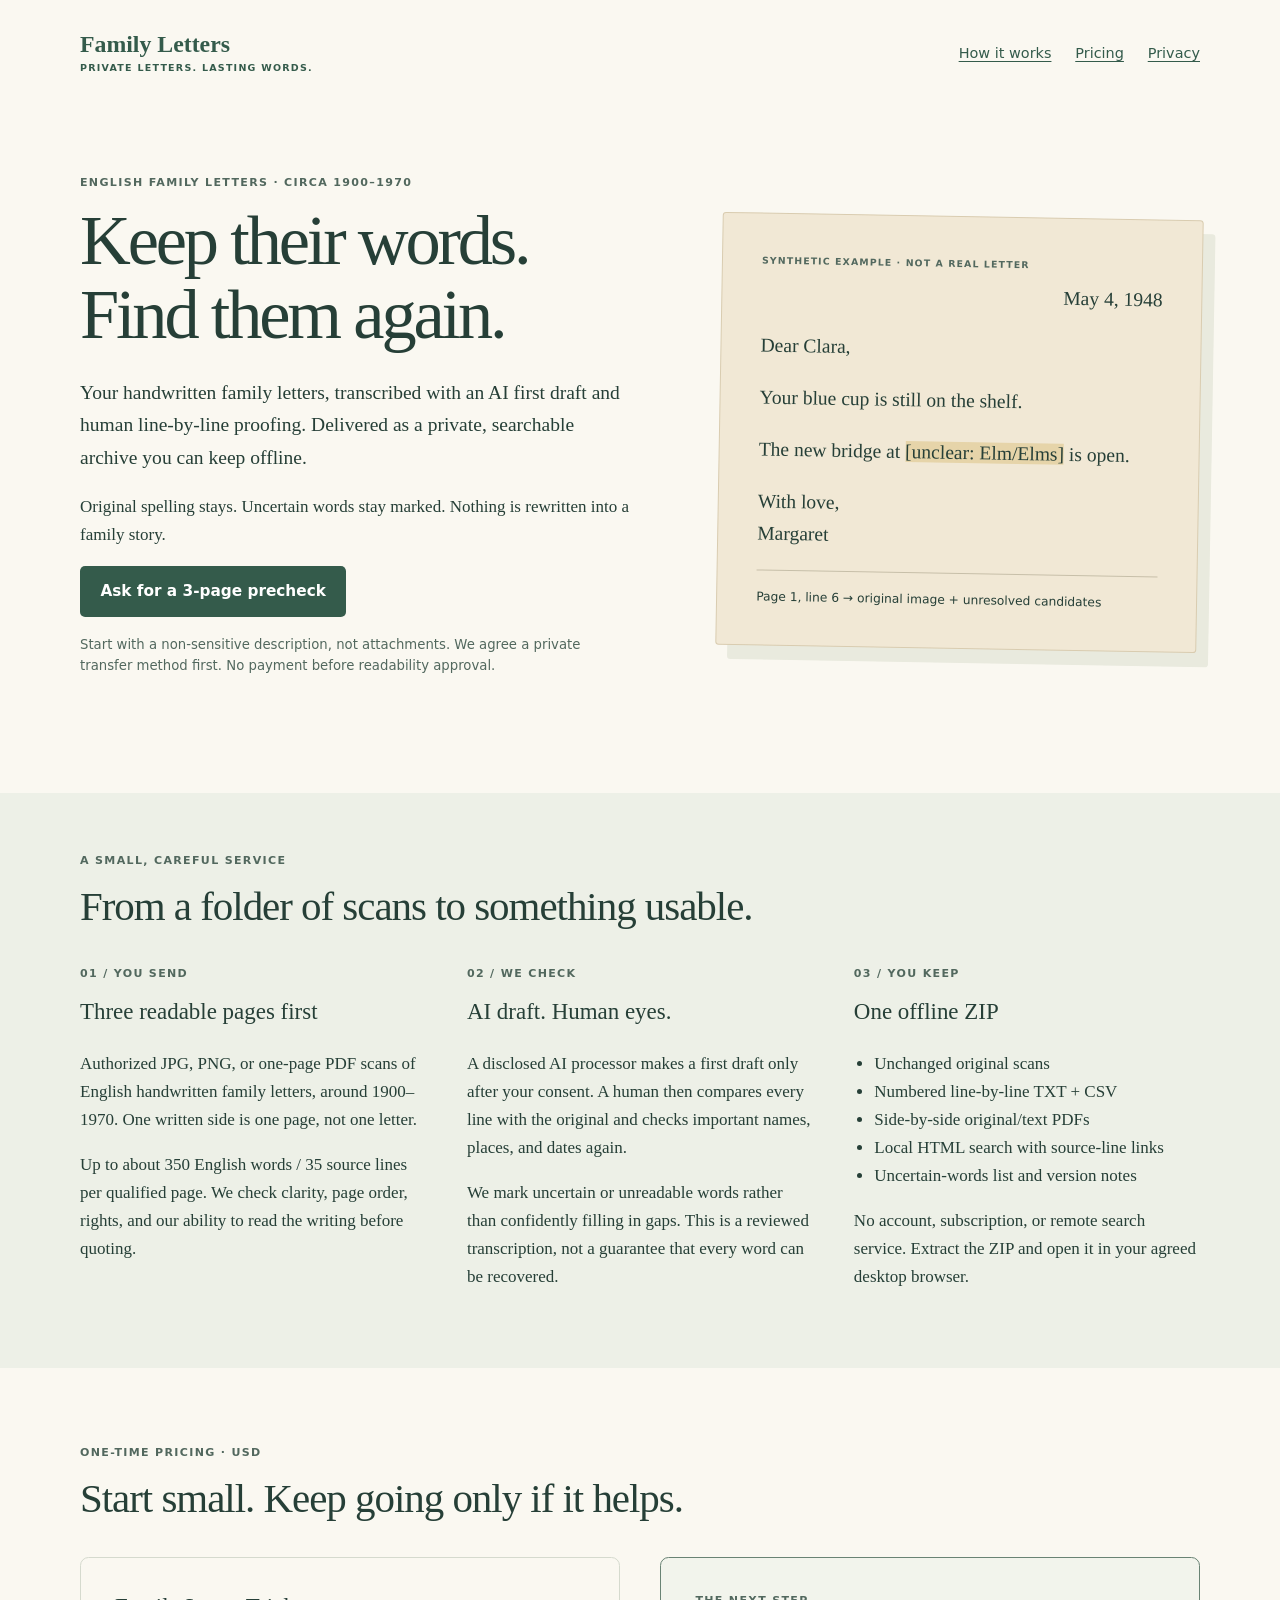
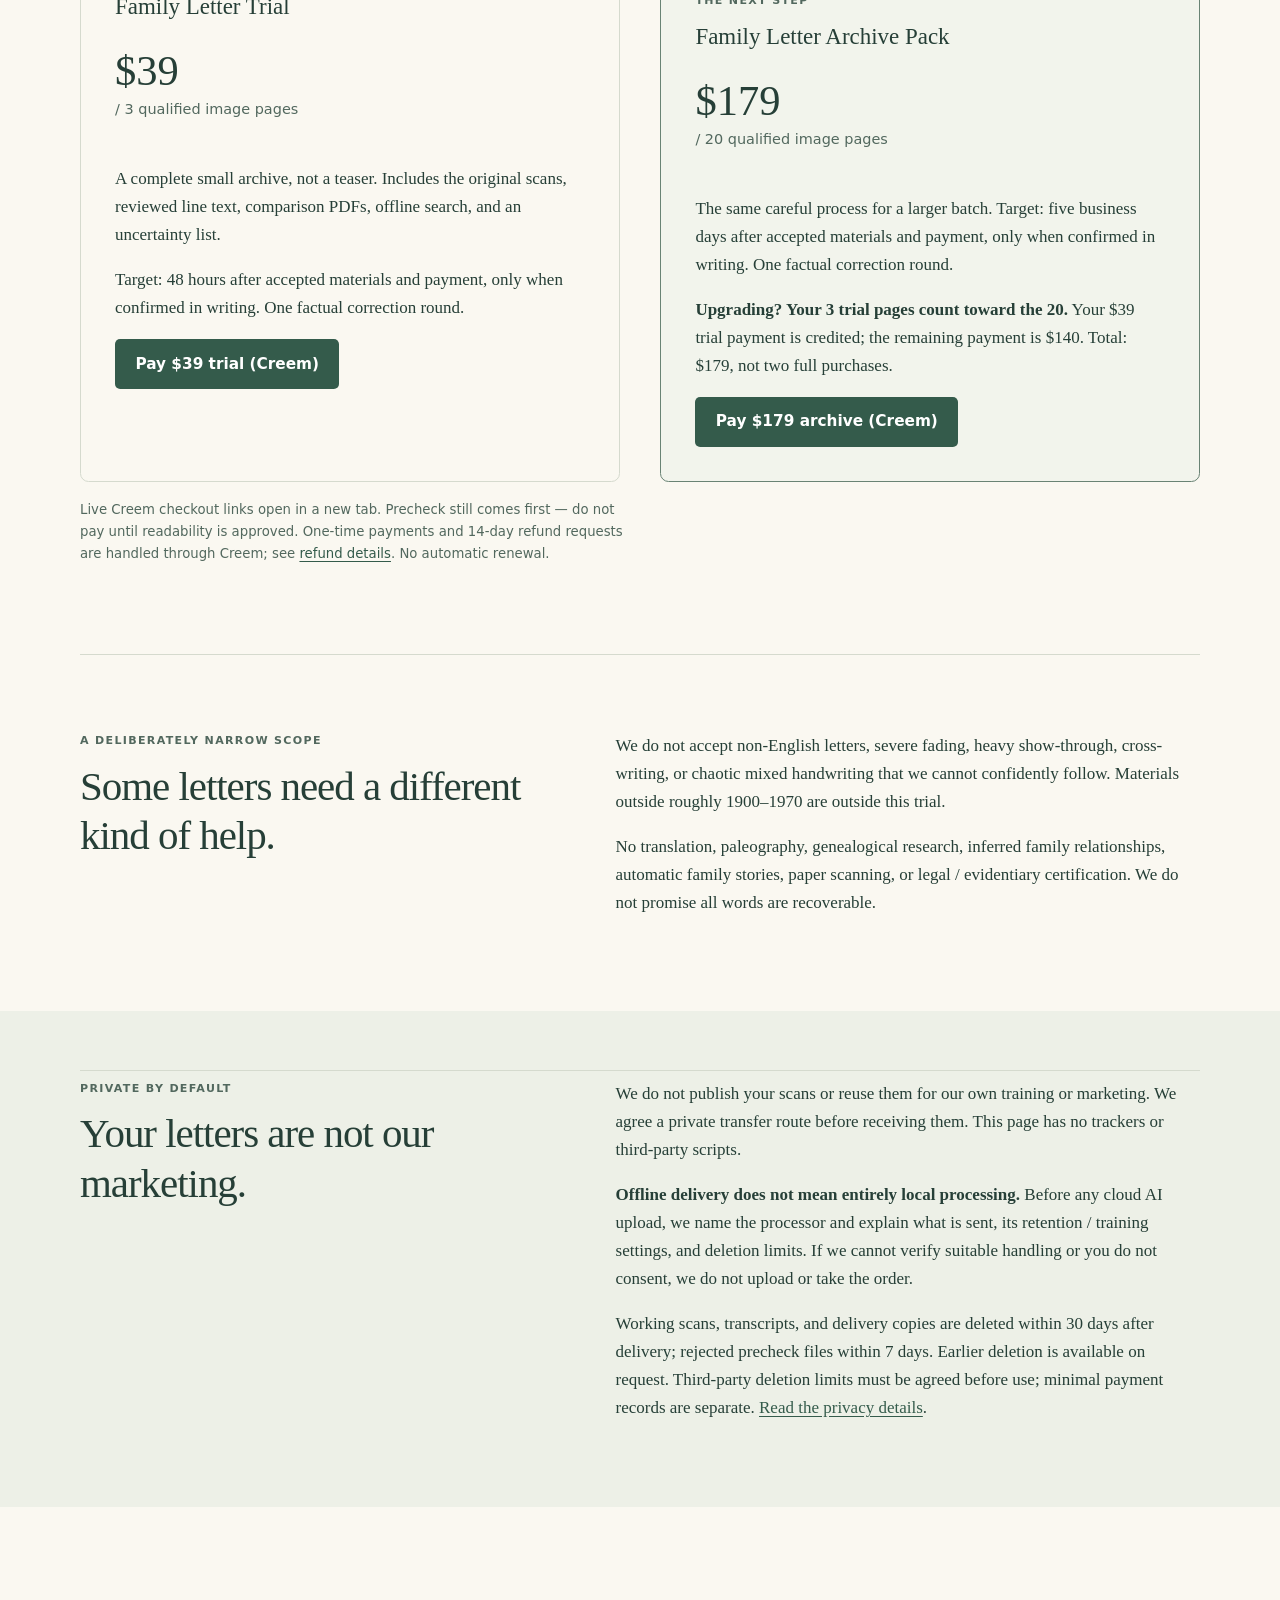
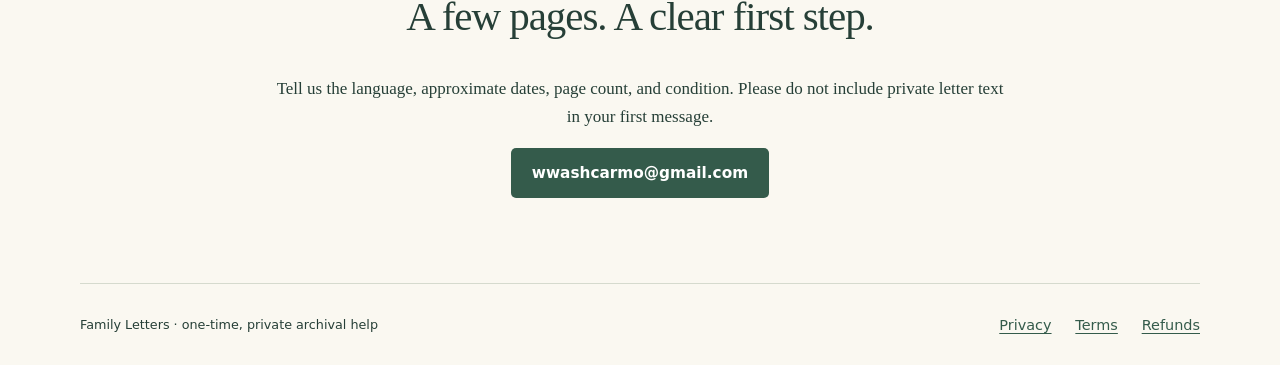
<file: index.html>
<!doctype html>
<html lang="en">
<head>
  <meta charset="utf-8">
  <meta name="viewport" content="width=device-width, initial-scale=1">
  <meta name="description" content="English family letters, carefully transcribed line by line and returned as a private, searchable offline archive. One-time trial: $39 for 3 qualified pages.">
  <meta http-equiv="Content-Security-Policy" content="default-src 'none'; style-src 'self' file:; img-src 'self' file:; connect-src 'none'; base-uri 'none'; form-action 'none'">
  <title>Family Letters — keep the words, not another subscription</title>
  <link rel="stylesheet" href="styles.css">
</head>
<body>
  <header class="wrap header">
    <a class="brand" href="index.html">Family Letters<span>PRIVATE LETTERS. LASTING WORDS.</span></a>
    <nav aria-label="Main"><a href="#how">How it works</a><a href="#pricing">Pricing</a><a href="#privacy">Privacy</a></nav>
  </header>
  <main>
    <section class="wrap hero">
      <div>
        <p class="eyebrow">ENGLISH FAMILY LETTERS · CIRCA 1900–1970</p>
        <h1>Keep their words.<br>Find them again.</h1>
        <p class="lead">Your handwritten family letters, transcribed with an AI first draft and human line-by-line proofing. Delivered as a private, searchable archive you can keep offline.</p>
        <p>Original spelling stays. Uncertain words stay marked. Nothing is rewritten into a family story.</p>
        <a class="button" href="mailto:wwashcarmo@gmail.com?subject=Family%20Letter%20precheck">Ask for a 3-page precheck</a>
        <p class="small">Start with a non-sensitive description, not attachments. We agree a private transfer method first. No payment before readability approval.</p>
      </div>
      <aside class="letter" aria-label="Clearly labeled synthetic illustration">
        <p class="eyebrow">SYNTHETIC EXAMPLE · NOT A REAL LETTER</p>
        <p class="letter-date">May 4, 1948</p>
        <p>Dear Clara,</p>
        <p>Your blue cup is still on the shelf.</p>
        <p>The new bridge at <mark>[unclear: Elm/Elms]</mark> is open.</p>
        <p>With love,<br>Margaret</p>
        <div class="annotation">Page 1, line 6 → original image + unresolved candidates</div>
      </aside>
    </section>
    <section class="band" id="how">
      <div class="wrap">
        <p class="eyebrow">A SMALL, CAREFUL SERVICE</p>
        <h2>From a folder of scans to something usable.</h2>
        <div class="grid three">
          <article><span class="step">01 / YOU SEND</span><h3>Three readable pages first</h3><p>Authorized JPG, PNG, or one-page PDF scans of English handwritten family letters, around 1900–1970. One written side is one page, not one letter.</p><p>Up to about 350 English words / 35 source lines per qualified page. We check clarity, page order, rights, and our ability to read the writing before quoting.</p></article>
          <article><span class="step">02 / WE CHECK</span><h3>AI draft. Human eyes.</h3><p>A disclosed AI processor makes a first draft only after your consent. A human then compares every line with the original and checks important names, places, and dates again.</p><p>We mark uncertain or unreadable words rather than confidently filling in gaps. This is a reviewed transcription, not a guarantee that every word can be recovered.</p></article>
          <article><span class="step">03 / YOU KEEP</span><h3>One offline ZIP</h3><ul><li>Unchanged original scans</li><li>Numbered line-by-line TXT + CSV</li><li>Side-by-side original/text PDFs</li><li>Local HTML search with source-line links</li><li>Uncertain-words list and version notes</li></ul><p>No account, subscription, or remote search service. Extract the ZIP and open it in your agreed desktop browser.</p></article>
        </div>
      </div>
    </section>
    <section class="wrap section" id="pricing">
      <p class="eyebrow">ONE-TIME PRICING · USD</p>
      <h2>Start small. Keep going only if it helps.</h2>
      <div class="grid two">
        <article class="card"><h3>Family Letter Trial</h3><p class="price">$39 <span>/ 3 qualified image pages</span></p><p>A complete small archive, not a teaser. Includes the original scans, reviewed line text, comparison PDFs, offline search, and an uncertainty list.</p><p>Target: 48 hours after accepted materials and payment, only when confirmed in writing. One factual correction round.</p><a class="button" href="https://www.creem.io/payment/prod_5lEepUaffn5mmxw1T9g8ku" rel="noopener noreferrer" target="_blank">Pay $39 trial (Creem)</a></article>
        <article class="card featured"><p class="eyebrow">THE NEXT STEP</p><h3>Family Letter Archive Pack</h3><p class="price">$179 <span>/ 20 qualified image pages</span></p><p>The same careful process for a larger batch. Target: five business days after accepted materials and payment, only when confirmed in writing. One factual correction round.</p><p><strong>Upgrading? Your 3 trial pages count toward the 20.</strong> Your $39 trial payment is credited; the remaining payment is $140. Total: $179, not two full purchases.</p><a class="button" href="https://www.creem.io/payment/prod_5glWGUOjBWavpKBZTF0LZt" rel="noopener noreferrer" target="_blank">Pay $179 archive (Creem)</a></article>
      </div>
      <p class="small">Live Creem checkout links open in a new tab. Precheck still comes first — do not pay until readability is approved. One-time payments and 14-day refund requests are handled through Creem; see <a href="refund.html">refund details</a>. No automatic renewal.</p>
    </section>
    <section class="wrap section split">
      <div><p class="eyebrow">A DELIBERATELY NARROW SCOPE</p><h2>Some letters need a different kind of help.</h2></div>
      <div><p>We do not accept non-English letters, severe fading, heavy show-through, cross-writing, or chaotic mixed handwriting that we cannot confidently follow. Materials outside roughly 1900–1970 are outside this trial.</p><p>No translation, paleography, genealogical research, inferred family relationships, automatic family stories, paper scanning, or legal / evidentiary certification. We do not promise all words are recoverable.</p></div>
    </section>
    <section class="band" id="privacy">
      <div class="wrap section split">
        <div><p class="eyebrow">PRIVATE BY DEFAULT</p><h2>Your letters are not our marketing.</h2></div>
        <div><p>We do not publish your scans or reuse them for our own training or marketing. We agree a private transfer route before receiving them. This page has no trackers or third-party scripts.</p><p><strong>Offline delivery does not mean entirely local processing.</strong> Before any cloud AI upload, we name the processor and explain what is sent, its retention / training settings, and deletion limits. If we cannot verify suitable handling or you do not consent, we do not upload or take the order.</p><p>Working scans, transcripts, and delivery copies are deleted within 30 days after delivery; rejected precheck files within 7 days. Earlier deletion is available on request. Third-party deletion limits must be agreed before use; minimal payment records are separate. <a href="privacy.html">Read the privacy details</a>.</p></div>
      </div>
    </section>
    <section class="wrap closing">
      <h2>A few pages. A clear first step.</h2>
      <p>Tell us the language, approximate dates, page count, and condition. Please do not include private letter text in your first message.</p>
      <a class="button" href="mailto:wwashcarmo@gmail.com?subject=Family%20Letter%20precheck">wwashcarmo@gmail.com</a>
    </section>
  </main>
  <footer class="wrap"><span>Family Letters · one-time, private archival help</span><nav aria-label="Policies"><a href="privacy.html">Privacy</a><a href="terms.html">Terms</a><a href="refund.html">Refunds</a></nav></footer>
</body>
</html>
</file>
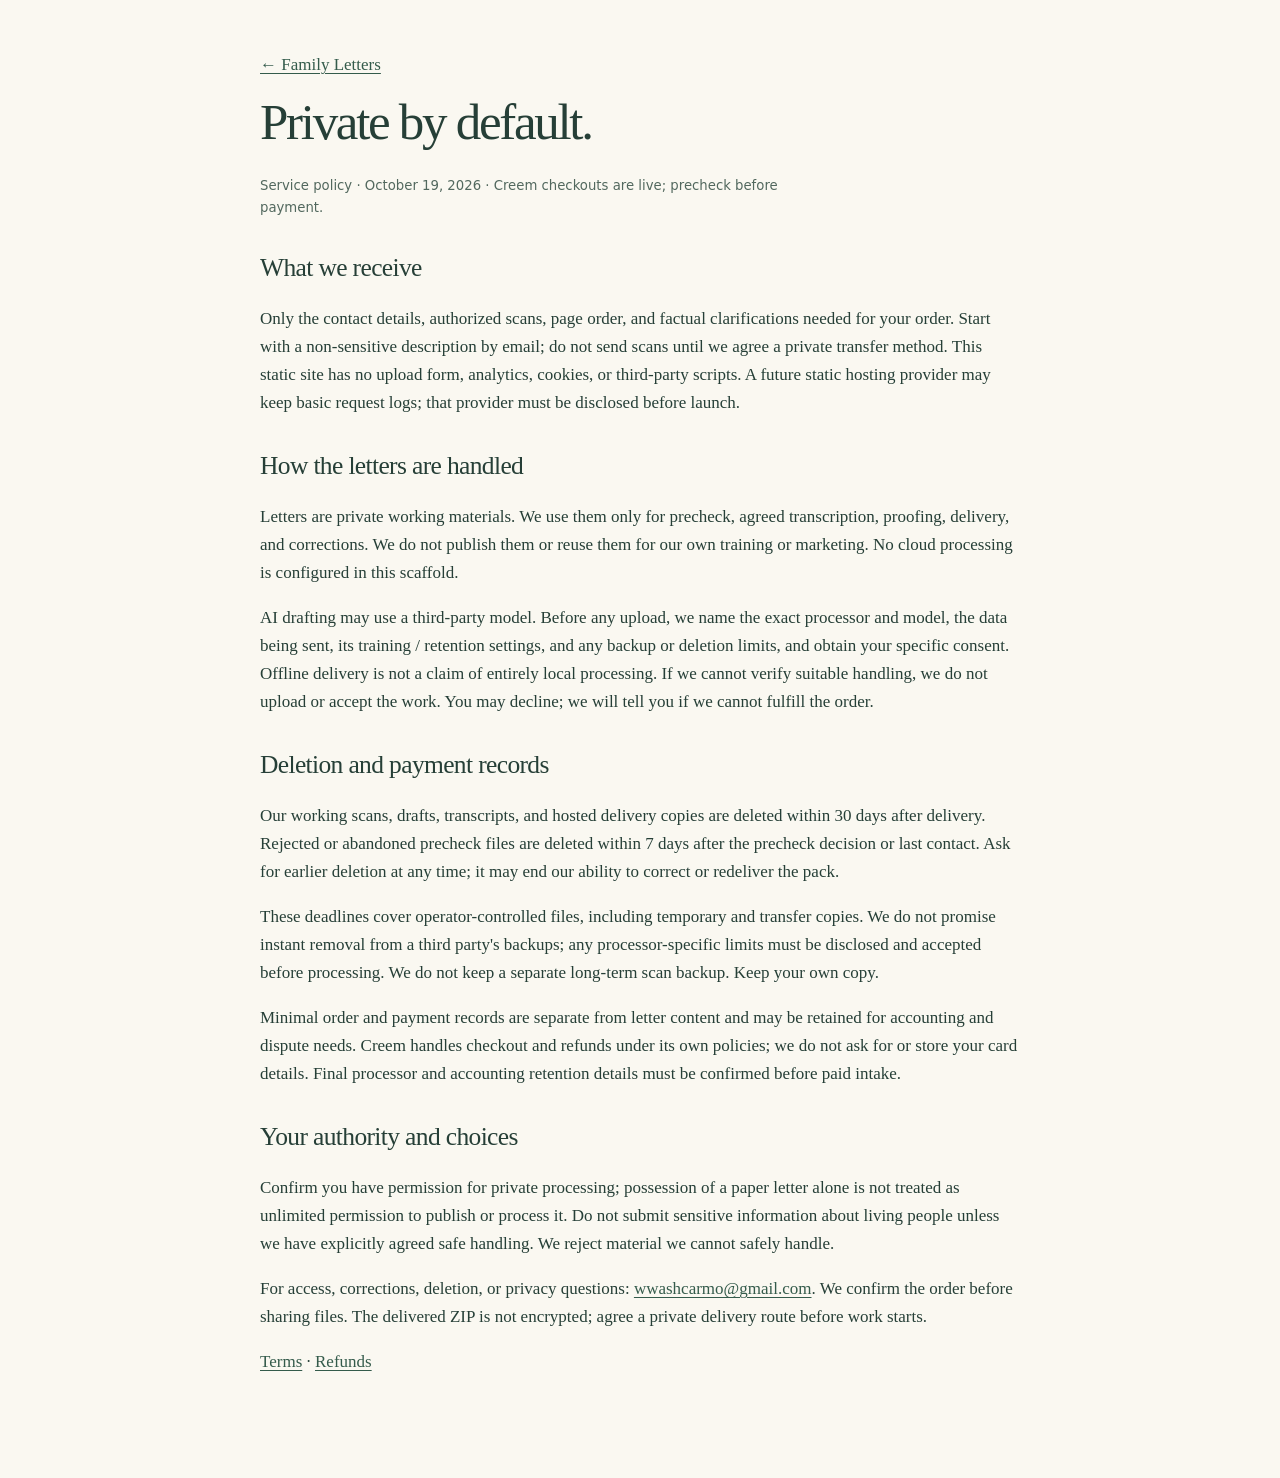
<file: privacy.html>
<!doctype html>
<html lang="en">
<head>
  <meta charset="utf-8"><meta name="viewport" content="width=device-width, initial-scale=1">
  <meta http-equiv="Content-Security-Policy" content="default-src 'none'; style-src 'self' file:; connect-src 'none'; base-uri 'none'; form-action 'none'">
  <title>Privacy — Family Letters</title><link rel="stylesheet" href="styles.css">
</head>
<body><main class="wrap policy">
  <p><a href="index.html">← Family Letters</a></p><h1>Private by default.</h1>
  <p class="small">Service policy · October 19, 2026 · Creem checkouts are live; precheck before payment.</p>
  <h2>What we receive</h2>
  <p>Only the contact details, authorized scans, page order, and factual clarifications needed for your order. Start with a non-sensitive description by email; do not send scans until we agree a private transfer method. This static site has no upload form, analytics, cookies, or third-party scripts. A future static hosting provider may keep basic request logs; that provider must be disclosed before launch.</p>
  <h2>How the letters are handled</h2>
  <p>Letters are private working materials. We use them only for precheck, agreed transcription, proofing, delivery, and corrections. We do not publish them or reuse them for our own training or marketing. No cloud processing is configured in this scaffold.</p>
  <p>AI drafting may use a third-party model. Before any upload, we name the exact processor and model, the data being sent, its training / retention settings, and any backup or deletion limits, and obtain your specific consent. Offline delivery is not a claim of entirely local processing. If we cannot verify suitable handling, we do not upload or accept the work. You may decline; we will tell you if we cannot fulfill the order.</p>
  <h2>Deletion and payment records</h2>
  <p>Our working scans, drafts, transcripts, and hosted delivery copies are deleted within 30 days after delivery. Rejected or abandoned precheck files are deleted within 7 days after the precheck decision or last contact. Ask for earlier deletion at any time; it may end our ability to correct or redeliver the pack.</p>
  <p>These deadlines cover operator-controlled files, including temporary and transfer copies. We do not promise instant removal from a third party's backups; any processor-specific limits must be disclosed and accepted before processing. We do not keep a separate long-term scan backup. Keep your own copy.</p>
  <p>Minimal order and payment records are separate from letter content and may be retained for accounting and dispute needs. Creem handles checkout and refunds under its own policies; we do not ask for or store your card details. Final processor and accounting retention details must be confirmed before paid intake.</p>
  <h2>Your authority and choices</h2>
  <p>Confirm you have permission for private processing; possession of a paper letter alone is not treated as unlimited permission to publish or process it. Do not submit sensitive information about living people unless we have explicitly agreed safe handling. We reject material we cannot safely handle.</p>
  <p>For access, corrections, deletion, or privacy questions: <a href="mailto:wwashcarmo@gmail.com">wwashcarmo@gmail.com</a>. We confirm the order before sharing files. The delivered ZIP is not encrypted; agree a private delivery route before work starts.</p>
  <p><a href="terms.html">Terms</a> · <a href="refund.html">Refunds</a></p>
</main></body>
</html>
</file>
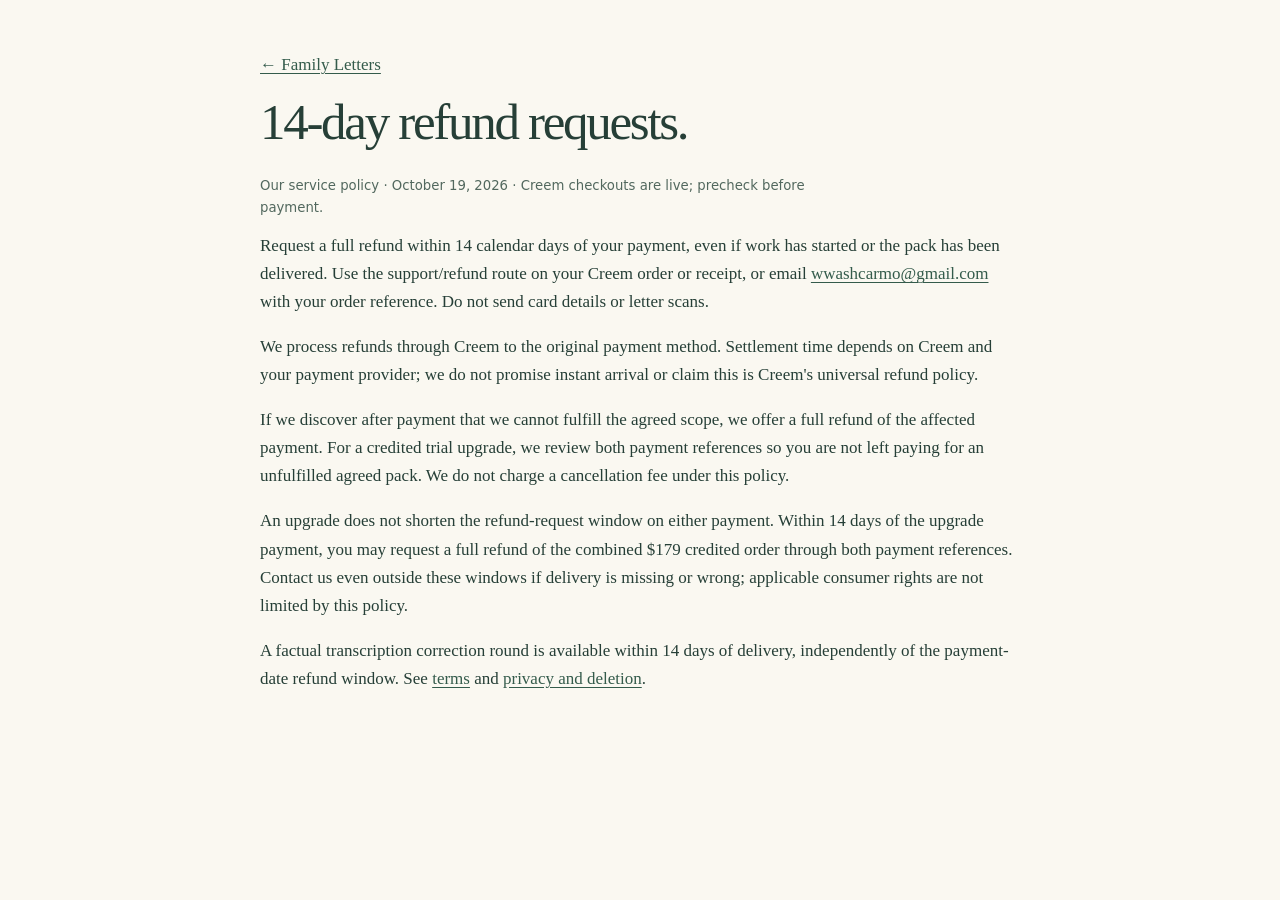
<file: refund.html>
<!doctype html>
<html lang="en">
<head>
  <meta charset="utf-8"><meta name="viewport" content="width=device-width, initial-scale=1">
  <meta http-equiv="Content-Security-Policy" content="default-src 'none'; style-src 'self' file:; connect-src 'none'; base-uri 'none'; form-action 'none'">
  <title>Refunds — Family Letters</title><link rel="stylesheet" href="styles.css">
</head>
<body><main class="wrap policy">
  <p><a href="index.html">← Family Letters</a></p><h1>14-day refund requests.</h1>
  <p class="small">Our service policy · October 19, 2026 · Creem checkouts are live; precheck before payment.</p>
  <p>Request a full refund within 14 calendar days of your payment, even if work has started or the pack has been delivered. Use the support/refund route on your Creem order or receipt, or email <a href="mailto:wwashcarmo@gmail.com">wwashcarmo@gmail.com</a> with your order reference. Do not send card details or letter scans.</p>
  <p>We process refunds through Creem to the original payment method. Settlement time depends on Creem and your payment provider; we do not promise instant arrival or claim this is Creem's universal refund policy.</p>
  <p>If we discover after payment that we cannot fulfill the agreed scope, we offer a full refund of the affected payment. For a credited trial upgrade, we review both payment references so you are not left paying for an unfulfilled agreed pack. We do not charge a cancellation fee under this policy.</p>
  <p>An upgrade does not shorten the refund-request window on either payment. Within 14 days of the upgrade payment, you may request a full refund of the combined $179 credited order through both payment references. Contact us even outside these windows if delivery is missing or wrong; applicable consumer rights are not limited by this policy.</p>
  <p>A factual transcription correction round is available within 14 days of delivery, independently of the payment-date refund window. See <a href="terms.html">terms</a> and <a href="privacy.html">privacy and deletion</a>.</p>
</main></body>
</html>
</file>
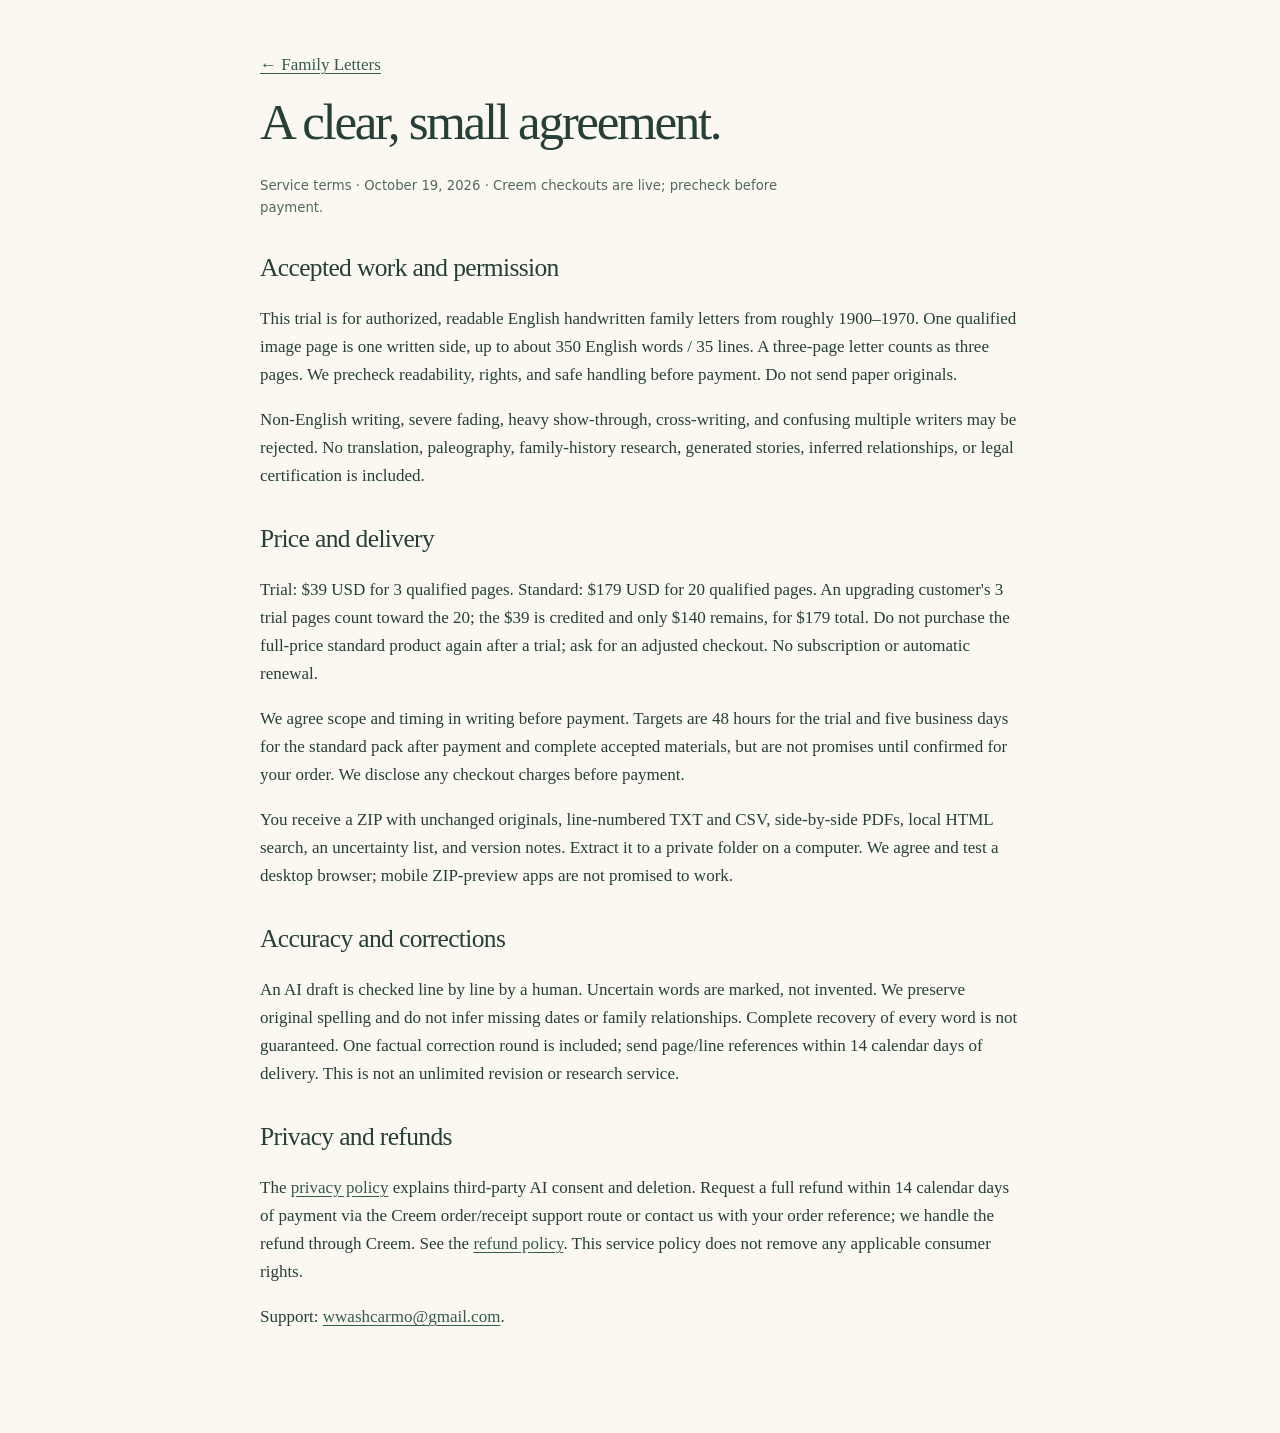
<file: terms.html>
<!doctype html>
<html lang="en">
<head>
  <meta charset="utf-8"><meta name="viewport" content="width=device-width, initial-scale=1">
  <meta http-equiv="Content-Security-Policy" content="default-src 'none'; style-src 'self' file:; connect-src 'none'; base-uri 'none'; form-action 'none'">
  <title>Terms — Family Letters</title><link rel="stylesheet" href="styles.css">
</head>
<body><main class="wrap policy">
  <p><a href="index.html">← Family Letters</a></p><h1>A clear, small agreement.</h1>
  <p class="small">Service terms · October 19, 2026 · Creem checkouts are live; precheck before payment.</p>
  <h2>Accepted work and permission</h2>
  <p>This trial is for authorized, readable English handwritten family letters from roughly 1900–1970. One qualified image page is one written side, up to about 350 English words / 35 lines. A three-page letter counts as three pages. We precheck readability, rights, and safe handling before payment. Do not send paper originals.</p>
  <p>Non-English writing, severe fading, heavy show-through, cross-writing, and confusing multiple writers may be rejected. No translation, paleography, family-history research, generated stories, inferred relationships, or legal certification is included.</p>
  <h2>Price and delivery</h2>
  <p>Trial: $39 USD for 3 qualified pages. Standard: $179 USD for 20 qualified pages. An upgrading customer's 3 trial pages count toward the 20; the $39 is credited and only $140 remains, for $179 total. Do not purchase the full-price standard product again after a trial; ask for an adjusted checkout. No subscription or automatic renewal.</p>
  <p>We agree scope and timing in writing before payment. Targets are 48 hours for the trial and five business days for the standard pack after payment and complete accepted materials, but are not promises until confirmed for your order. We disclose any checkout charges before payment.</p>
  <p>You receive a ZIP with unchanged originals, line-numbered TXT and CSV, side-by-side PDFs, local HTML search, an uncertainty list, and version notes. Extract it to a private folder on a computer. We agree and test a desktop browser; mobile ZIP-preview apps are not promised to work.</p>
  <h2>Accuracy and corrections</h2>
  <p>An AI draft is checked line by line by a human. Uncertain words are marked, not invented. We preserve original spelling and do not infer missing dates or family relationships. Complete recovery of every word is not guaranteed. One factual correction round is included; send page/line references within 14 calendar days of delivery. This is not an unlimited revision or research service.</p>
  <h2>Privacy and refunds</h2>
  <p>The <a href="privacy.html">privacy policy</a> explains third-party AI consent and deletion. Request a full refund within 14 calendar days of payment via the Creem order/receipt support route or contact us with your order reference; we handle the refund through Creem. See the <a href="refund.html">refund policy</a>. This service policy does not remove any applicable consumer rights.</p>
  <p>Support: <a href="mailto:wwashcarmo@gmail.com">wwashcarmo@gmail.com</a>.</p>
</main></body>
</html>
</file>
<file: styles.css>
:root { color-scheme: light; --ink: #263f37; --paper: #faf8f1; --accent: #345b4b; --muted: #52685e; --border: #d5dace; font: 17px/1.65 Georgia, "Times New Roman", serif; color: var(--ink); background: var(--paper); }
* { box-sizing: border-box; }
body { margin: 0; }
.wrap { width: min(1120px, calc(100% - 3rem)); margin-inline: auto; }
.header, footer { display: flex; justify-content: space-between; align-items: center; gap: 1.5rem; padding-block: 1.8rem; }
.brand { font: 700 1.4rem Georgia, serif; text-decoration: none; }
.brand span { display: block; margin-top: .2rem; font: 600 .56rem/1.5 system-ui, sans-serif; letter-spacing: .13em; }
nav { display: flex; flex-wrap: wrap; gap: 1.4rem; font: .85rem system-ui, sans-serif; }
a { color: var(--accent); text-underline-offset: .2em; }
h1, h2, h3, p { margin-top: 0; }
h1 { font-size: clamp(2.8rem, 5.5vw, 4.8rem); font-weight: 400; line-height: 1.05; letter-spacing: -.045em; margin-bottom: 1.5rem; }
h2 { font-size: clamp(1.8rem, 3.2vw, 2.6rem); font-weight: 400; line-height: 1.2; letter-spacing: -.025em; }
h3 { font-size: 1.35rem; line-height: 1.3; font-weight: 500; }
.hero { display: grid; grid-template-columns: 1.15fr 1fr; align-items: center; gap: 5rem; padding-block: 4rem 6rem; }
.lead { font-size: 1.15rem; }
.eyebrow, .step { font: 650 .65rem/1.7 system-ui, sans-serif; letter-spacing: .12em; color: var(--muted); }
.button { display: inline-block; background: var(--accent); color: white; padding: .8rem 1.2rem; border-radius: .3rem; text-decoration: none; font: 550 .9rem/1.5 system-ui, sans-serif; }
.button:hover { background: #254436; }
.button.disabled { background: #e3e7df; color: #3d5146; cursor: not-allowed; }
.small { font: .78rem/1.65 system-ui, sans-serif; color: var(--muted); margin-top: 1rem; max-width: 65ch; }
.letter { padding: 2.3rem; background: #f1e8d5; border: 1px solid #d9ccb0; border-radius: .2rem; box-shadow: 12px 14px 0 #e9eade; transform: rotate(1deg); font-size: 1.15rem; }
.letter .eyebrow { font-size: .55rem; }
.letter-date { text-align: right; }
mark { background: #e6d4a9; color: inherit; }
.annotation { border-top: 1px solid #c7bfa9; padding-top: 1rem; font: .72rem/1.5 system-ui, sans-serif; }
.band { background: #edf0e7; padding-block: 3.5rem; }
.grid { display: grid; gap: 2.4rem; margin-top: 2rem; }
.three { grid-template-columns: repeat(3, 1fr); }
.two { grid-template-columns: repeat(2, 1fr); }
.step { display: block; margin-bottom: .8rem; }
.section { padding-block: 4.5rem; }
.band .section { padding-block: .5rem; }
.card { padding: 2rem; border: 1px solid var(--border); border-radius: .5rem; }
.card.featured { border-color: #698374; background: #f2f4ec; }
.price { font-size: 2.5rem; line-height: 1.2; }
.price span { display: block; font: .85rem/1.8 system-ui, sans-serif; color: var(--muted); }
.split { display: grid; grid-template-columns: 1fr 1.25fr; gap: 4rem; border-top: 1px solid var(--border); }
.closing { padding-block: 5rem; max-width: 740px; text-align: center; }
footer { border-top: 1px solid var(--border); font: .75rem/1.5 system-ui, sans-serif; }
ul { padding-left: 1.2rem; }
.policy { max-width: 760px; padding-block: 3rem 5rem; }
.policy h1 { font-size: 3rem; }
.policy h2 { font-size: 1.5rem; margin-top: 2rem; }
:focus-visible { outline: 3px solid #946b32; outline-offset: 4px; }
@media (max-width: 760px) {
  .wrap { width: calc(100% - 2rem); }
  .header, footer { align-items: flex-start; flex-direction: column; }
  .hero, .three, .two, .split { grid-template-columns: 1fr; gap: 2rem; }
  .hero { padding-block: 2rem 4rem; }
  .letter { margin: .5rem; padding: 1.5rem; }
  .section { padding-block: 3rem; }
  .card { padding: 1.5rem; }
}
</file>
